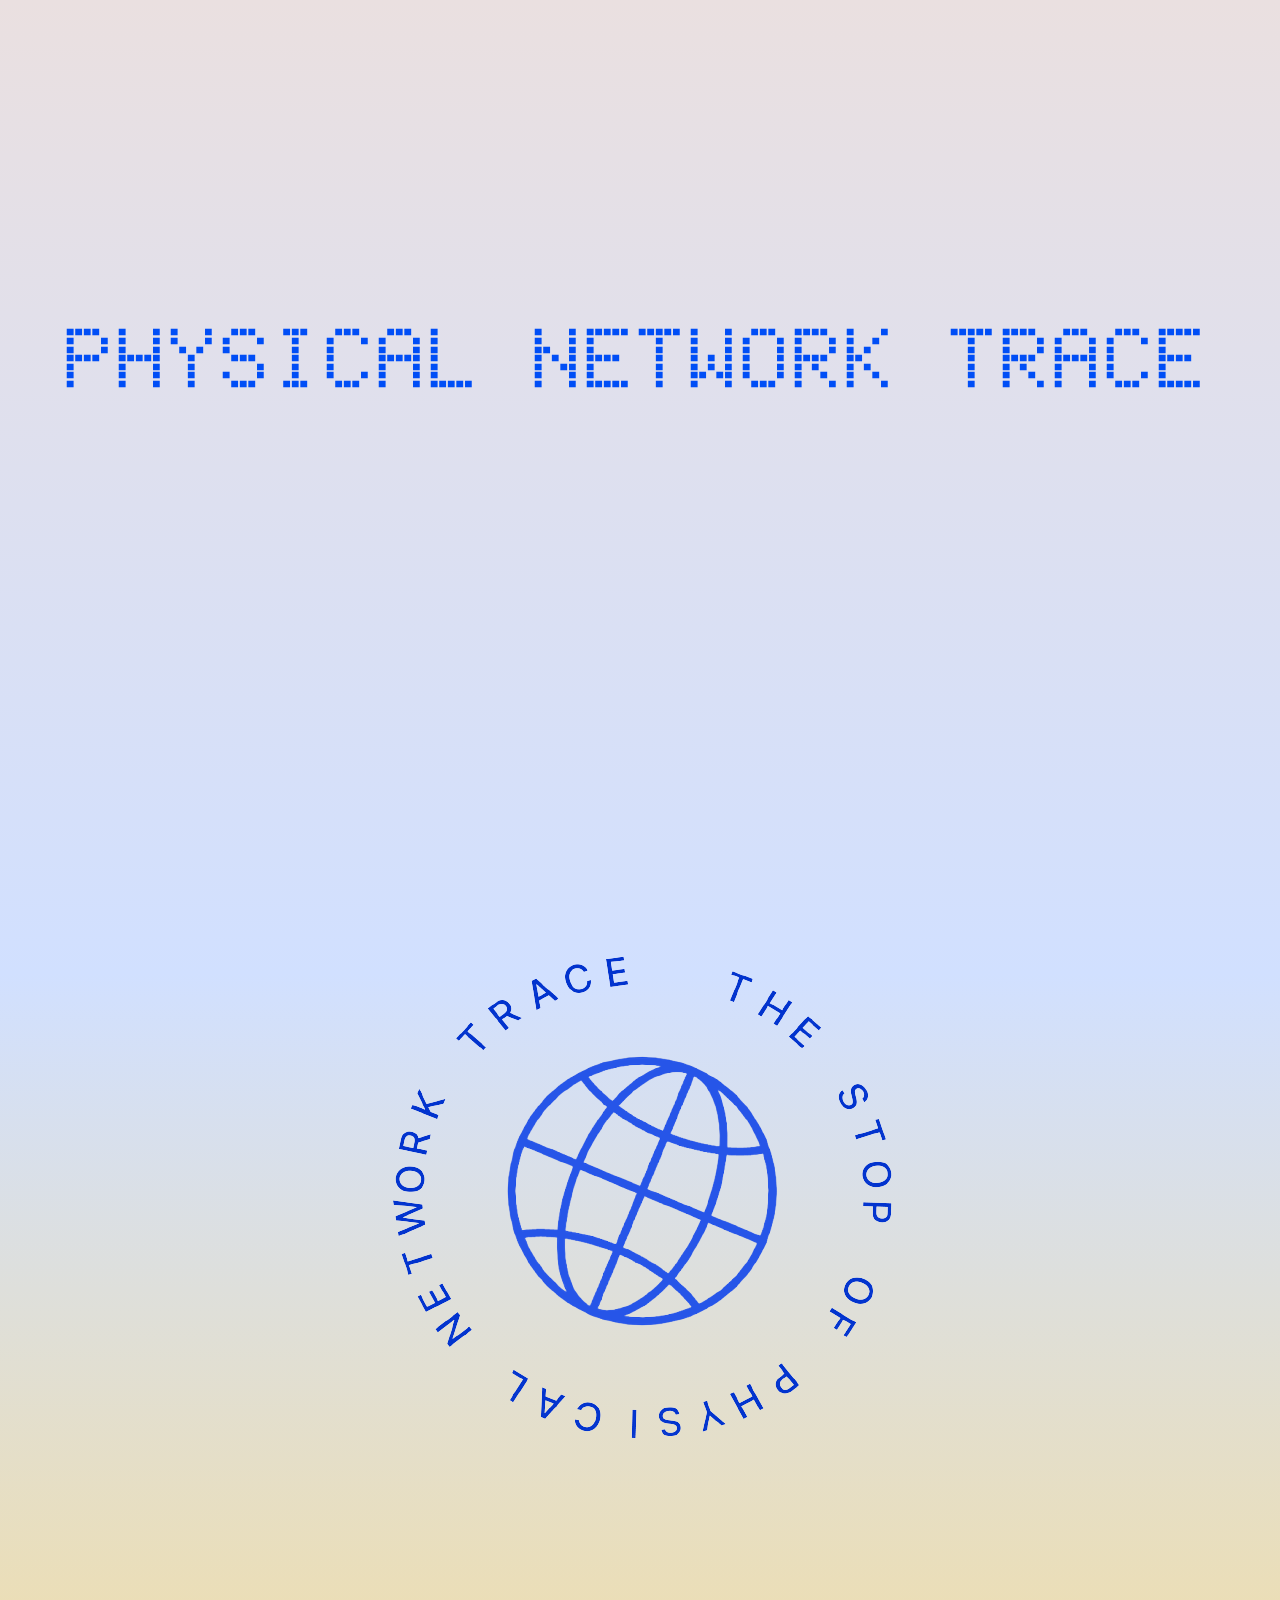
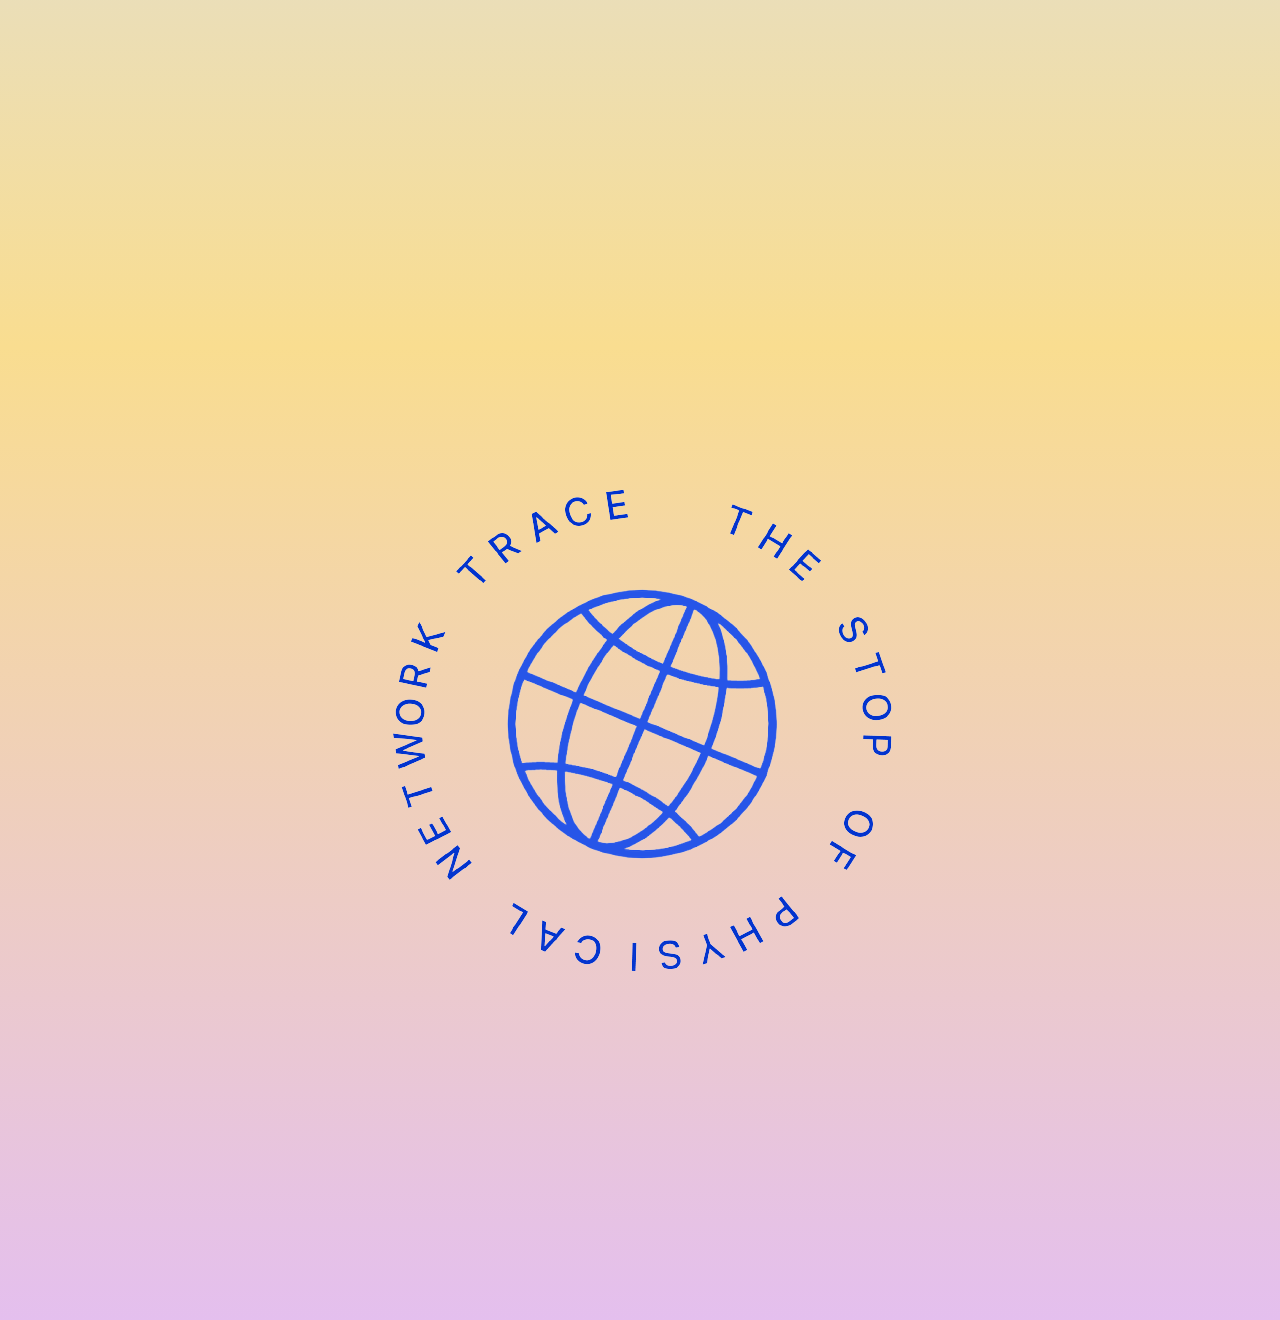
<file: index.htm>
<!DOCTYPE html>
<html lang="en">
<head>
    <meta charset="UTF-8">
    <meta name="viewport" content="width=device-width, initial-scale=1.0">
    <link rel="stylesheet" href="styles.css">
    <title>Image Click</title>
    <style>
        /* Add any necessary inline styles here */
        /* For example, you can style the dots-container */
        .dots-container {
            position: fixed;
            top: 0;
            left: 50%;
            transform: translateX(-50%);
            z-index: 1;
        }
    </style>
</head>
<body>
    <header>
        <h1>physical network trace</h1>
    </header>

    <div class="dots-container">
        <!-- Dots will be added dynamically here using JavaScript -->
    </div>

    <main>
        <div class="image-container">
            <a href="ny.html">
                <img src="earth.png" alt="Image 1">
            </a>
        </div>

        <div class="article">
            <div class="image-container">
                <a href="cali.html">
                    <img src="earth.png" alt="Image 2">
                </a>
            </div>
        </div>
    </main>
    <script src="script.js"></script>
</body>
</html>
</file>
<file: styles.css>
@font-face {
    font-family: title;
    src: url(dotmat.ttf);
}

body {
    background: linear-gradient(to bottom, #eae0e0, #d1e0ff, #f9dd90, #e4bfee);
    margin: 0; /* Remove default margin */
}

h1 {
    font-family: title;
    font-weight: 1000;
    font-style: bolder;
    color: #004ef6;
    text-transform: uppercase;
    font-size: 5em;
    margin: 80px 0 0;
    text-align: center;
    padding: 250px 0;
}


.image-container {
    text-align: center;
    margin-bottom: 40px;
    padding: 300px 0;
}

/* Add any necessary styles for the dots and container */
.dots-container {
    text-align: center;
    position: fixed;
    top: 0;
    left: 50%;
    transform: translateX(-50%);
    z-index: 1; /* Place the dots above the content */
}

.dot {
    display: inline-block;
    margin: 0 5px; /* Adjust spacing between dots */
    font-size: 25px;
    color: #ffffff; /* Dot color */
}

/* Style the image links */
.image-container a {
    display: inline-block;
    text-decoration: none;
    color: #333; /* Link color */
    transition: transform 0.2s ease-in-out; /* Add a smooth transition effect */
}

.image-container a:hover {
    transform: scale(1.1); /* Scale the image link on hover */
}
</file>
